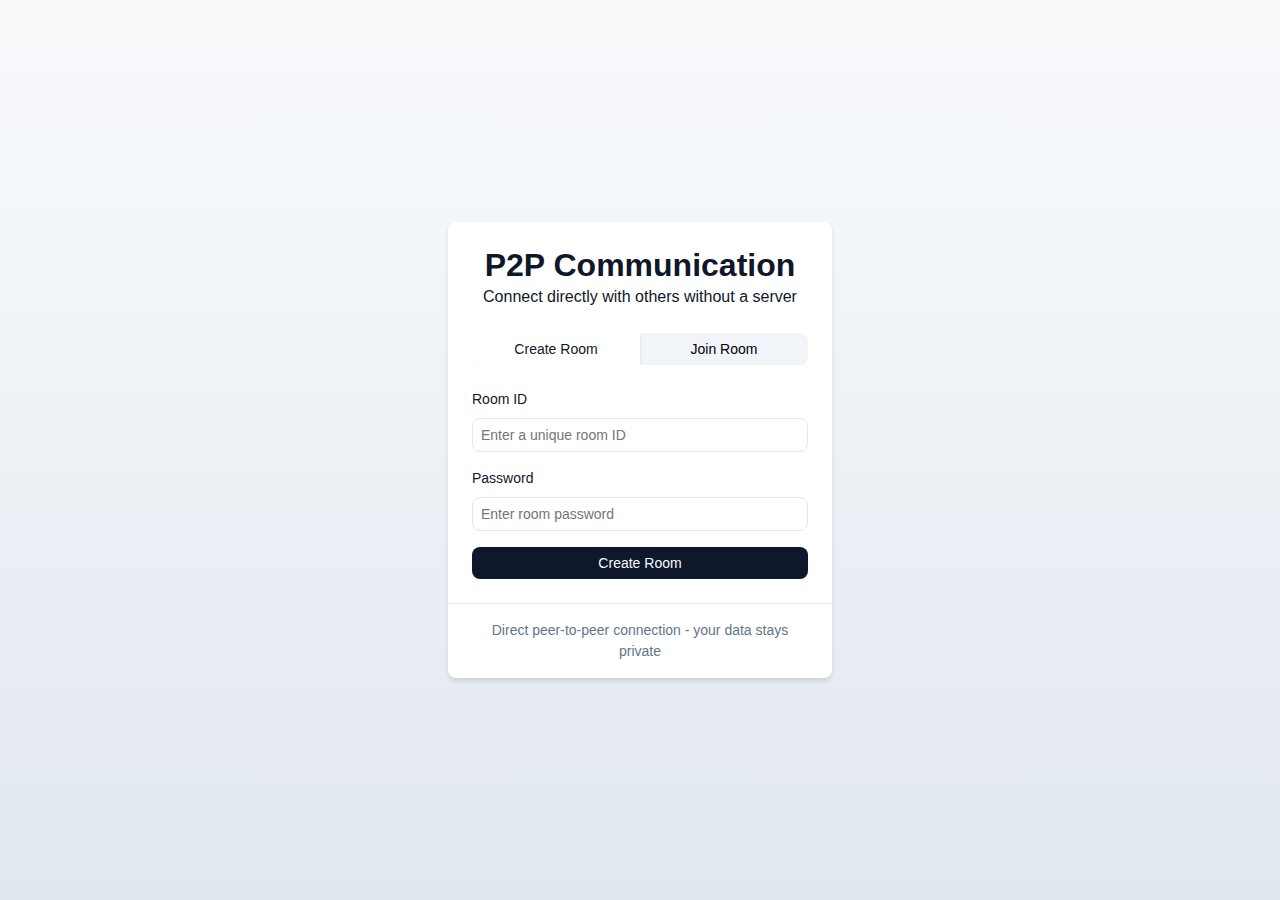
<file: index.html>
<!DOCTYPE html>
<html lang="en">
<head>
    <meta charset="UTF-8">
    <meta name="viewport" content="width=device-width, initial-scale=1.0">
    <title>P2P Communication</title>
    <link rel="stylesheet" href="styles.css">
    <link rel="stylesheet" href="https://cdnjs.cloudflare.com/ajax/libs/font-awesome/6.4.0/css/all.min.css">
</head>
<body>
    <main class="home-container">
        <div class="card">
            <div class="card-header">
                <h1>P2P Communication</h1>
                <p>Connect directly with others without a server</p>
            </div>
            <div class="card-content">
                <div class="tabs">
                    <div class="tab-header">
                        <button class="tab-button active" data-tab="create">Create Room</button>
                        <button class="tab-button" data-tab="join">Join Room</button>
                    </div>
                    <div class="tab-content">
                        <div class="tab-pane active" id="create-tab">
                            <div class="form-group">
                                <label for="create-room-id">Room ID</label>
                                <input type="text" id="create-room-id" placeholder="Enter a unique room ID">
                            </div>
                            <div class="form-group">
                                <label for="create-password">Password</label>
                                <input type="password" id="create-password" placeholder="Enter room password">
                            </div>
                            <button class="button primary-button" id="create-room-button">Create Room</button>
                        </div>
                        <div class="tab-pane" id="join-tab">
                            <div class="form-group">
                                <label for="join-room-id">Room ID</label>
                                <input type="text" id="join-room-id" placeholder="Enter room ID to join">
                            </div>
                            <div class="form-group">
                                <label for="join-password">Password</label>
                                <input type="password" id="join-password" placeholder="Enter room password">
                            </div>
                            <button class="button primary-button" id="join-room-button">Join Room</button>
                        </div>
                    </div>
                </div>
            </div>
            <div class="card-footer">
                <p>Direct peer-to-peer connection - your data stays private</p>
            </div>
        </div>
    </main>

    <div class="toast-container" id="toast-container"></div>

    <script src="main.js"></script>
</body>
</html>
</file>
<file: styles.css>
/* Base Styles */
:root {
    --background: #ffffff;
    --foreground: #0f172a;
    --card: #ffffff;
    --card-foreground: #0f172a;
    --primary: #0f172a;
    --primary-foreground: #f8fafc;
    --secondary: #f1f5f9;
    --secondary-foreground: #0f172a;
    --muted: #f1f5f9;
    --muted-foreground: #64748b;
    --accent: #f1f5f9;
    --accent-foreground: #0f172a;
    --destructive: #ef4444;
    --destructive-foreground: #f8fafc;
    --border: #e2e8f0;
    --input: #e2e8f0;
    --ring: #0f172a;
    --radius: 0.5rem;
}

* {
    margin: 0;
    padding: 0;
    box-sizing: border-box;
    font-family: -apple-system, BlinkMacSystemFont, 'Segoe UI', Roboto, Oxygen, Ubuntu, Cantarell, 'Open Sans', 'Helvetica Neue', sans-serif;
}

body {
    background-color: #f8fafc;
    color: var(--foreground);
    line-height: 1.5;
}

/* Typography */
h1, h2, h3, h4, h5, h6 {
    font-weight: 600;
    line-height: 1.2;
}

/* Layout */
.home-container {
    min-height: 100vh;
    display: flex;
    flex-direction: column;
    align-items: center;
    justify-content: center;
    padding: 1rem;
    background: linear-gradient(to bottom, #f8fafc, #e2e8f0);
}

.room-container {
    display: flex;
    flex-direction: column;
    height: calc(100vh - 64px);
}

@media (min-width: 768px) {
    .room-container {
        flex-direction: row;
    }
}

.main-content {
    flex: 1;
    padding: 1rem;
    display: flex;
    flex-direction: column;
}

.sidebar {
    width: 100%;
    padding: 1rem;
    border-top: 1px solid var(--border);
}

@media (min-width: 768px) {
    .sidebar {
        width: 25%;
        border-top: none;
        border-left: 1px solid var(--border);
    }
}

/* Card */
.card {
    background-color: var(--card);
    border-radius: var(--radius);
    box-shadow: 0 4px 6px -1px rgba(0, 0, 0, 0.1), 0 2px 4px -1px rgba(0, 0, 0, 0.06);
    width: 100%;
    max-width: 24rem;
    margin: 0 auto;
}

.card-header {
    padding: 1.5rem;
    text-align: center;
}

.card-content {
    padding: 0 1.5rem 1.5rem;
}

.card-footer {
    padding: 1rem 1.5rem;
    text-align: center;
    font-size: 0.875rem;
    color: var(--muted-foreground);
    border-top: 1px solid var(--border);
}

/* Form Elements */
.form-group {
    margin-bottom: 1rem;
}

label {
    display: block;
    font-size: 0.875rem;
    font-weight: 500;
    margin-bottom: 0.5rem;
}

input {
    width: 100%;
    padding: 0.5rem;
    border: 1px solid var(--input);
    border-radius: var(--radius);
    background-color: var(--background);
    color: var(--foreground);
    font-size: 0.875rem;
}

input:focus {
    outline: none;
    border-color: var(--ring);
    box-shadow: 0 0 0 2px rgba(15, 23, 42, 0.1);
}

.button {
    display: inline-flex;
    align-items: center;
    justify-content: center;
    border-radius: var(--radius);
    font-weight: 500;
    font-size: 0.875rem;
    padding: 0.5rem 1rem;
    cursor: pointer;
    transition: all 0.2s ease;
    border: none;
}

.primary-button {
    background-color: var(--primary);
    color: var(--primary-foreground);
}

.primary-button:hover {
    background-color: #1e293b;
}

.outline-button {
    background-color: transparent;
    border: 1px solid var(--border);
    color: var(--foreground);
}

.outline-button:hover {
    background-color: var(--secondary);
}

.destructive-button {
    background-color: var(--destructive);
    color: var(--destructive-foreground);
}

.destructive-button:hover {
    background-color: #dc2626;
}

.icon-button {
    padding: 0.5rem;
}

.hidden {
    display: none;
}

/* Tabs */
.tabs {
    width: 100%;
    display: flex;
    flex-direction: column;
    flex: 1;
}

.tab-header {
    display: grid;
    grid-template-columns: repeat(2, 1fr);
    margin-bottom: 1.5rem;
    border-radius: var(--radius);
    overflow: hidden;
    background-color: var(--secondary);
}

.tab-button {
    padding: 0.5rem 1rem;
    background-color: transparent;
    border: none;
    cursor: pointer;
    font-weight: 500;
    font-size: 0.875rem;
    transition: all 0.2s ease;
}

.tab-button.active {
    background-color: var(--background);
    color: var(--primary);
    box-shadow: 0 1px 3px rgba(0, 0, 0, 0.1);
}

.tab-content {
    flex: 1;
    display: flex;
    flex-direction: column;
}

.tab-pane {
    display: none;
    flex: 1;
    flex-direction: column;
}

.tab-pane.active {
    display: flex;
}

/* Room Header */
.room-header {
    display: flex;
    align-items: center;
    justify-content: space-between;
    padding: 1rem;
    background-color: var(--background);
    border-bottom: 1px solid var(--border);
}

.room-info {
    display: flex;
    align-items: center;
    gap: 0.5rem;
}

.badge {
    display: inline-flex;
    align-items: center;
    justify-content: center;
    border-radius: 9999px;
    padding: 0.25rem 0.5rem;
    font-size: 0.75rem;
    font-weight: 500;
    background-color: var(--primary);
    color: var(--primary-foreground);
}

.badge.outline {
    background-color: transparent;
    border: 1px solid var(--border);
    color: var(--foreground);
}

/* Chat */
.chat-container {
    display: flex;
    flex-direction: column;
    flex: 1;
}

.messages-container {
    flex: 1;
    border: 1px solid var(--border);
    border-radius: var(--radius);
    padding: 1rem;
    margin-bottom: 1rem;
    background-color: var(--background);
    overflow-y: auto;
    max-height: calc(100vh - 250px);
}

.message {
    margin-bottom: 1rem;
}

.message-system {
    text-align: center;
    font-size: 0.875rem;
    color: var(--muted-foreground);
    padding: 0.25rem 0;
}

.message-bubble {
    max-width: 80%;
    padding: 0.75rem;
    border-radius: var(--radius);
    position: relative;
}

.message-outgoing {
    display: flex;
    justify-content: flex-end;
}

.message-outgoing .message-bubble {
    background-color: var(--primary);
    color: var(--primary-foreground);
}

.message-incoming {
    display: flex;
    justify-content: flex-start;
}

.message-incoming .message-bubble {
    background-color: var(--muted);
    color: var(--foreground);
}

.message-header {
    display: flex;
    align-items: center;
    gap: 0.5rem;
    margin-bottom: 0.25rem;
}

.message-sender {
    font-weight: 500;
    font-size: 0.875rem;
}

.message-time {
    font-size: 0.75rem;
    opacity: 0.7;
}

.message-content {
    word-break: break-word;
}

.message-file-link {
    display: block;
    margin-top: 0.25rem;
    font-size: 0.875rem;
    text-decoration: underline;
    color: inherit;
}

.message-input-container {
    display: flex;
    gap: 0.5rem;
}

.file-upload-container {
    position: relative;
}

.file-preview {
    display: none;
    position: absolute;
    top: 100%;
    right: 0;
    margin-top: 0.5rem;
    background-color: var(--background);
    border: 1px solid var(--border);
    border-radius: var(--radius);
    padding: 0.5rem;
    box-shadow: 0 4px 6px -1px rgba(0, 0, 0, 0.1);
    width: 15rem;
    z-index: 10;
}

.file-preview.active {
    display: block;
}

.file-name {
    font-size: 0.875rem;
    white-space: nowrap;
    overflow: hidden;
    text-overflow: ellipsis;
}

.file-actions {
    display: flex;
    justify-content: space-between;
    margin-top: 0.5rem;
}

/* Video Call */
.video-grid {
    display: grid;
    grid-template-columns: 1fr;
    gap: 1rem;
    margin-bottom: 1rem;
    flex: 1;
}

@media (min-width: 768px) {
    .video-grid {
        grid-template-columns: repeat(2, 1fr);
    }
}

.video-container {
    position: relative;
    background-color: #000;
    border-radius: var(--radius);
    overflow: hidden;
    height: 12rem;
}

@media (min-width: 768px) {
    .video-container {
        height: auto;
        aspect-ratio: 16/9;
    }
}

video {
    width: 100%;
    height: 100%;
    object-fit: cover;
}

.video-overlay {
    position: absolute;
    bottom: 0.5rem;
    left: 0.5rem;
    background-color: rgba(0, 0, 0, 0.5);
    color: white;
    padding: 0.25rem 0.5rem;
    border-radius: 0.25rem;
    font-size: 0.75rem;
}

.avatar-placeholder {
    position: absolute;
    top: 0;
    left: 0;
    width: 100%;
    height: 100%;
    display: flex;
    align-items: center;
    justify-content: center;
    background-color: #1e293b;
}

.avatar-placeholder span {
    width: 5rem;
    height: 5rem;
    border-radius: 50%;
    background-color: #475569;
    display: flex;
    align-items: center;
    justify-content: center;
    font-size: 2rem;
    color: white;
}

.remote-videos-container {
    display: flex;
    flex-direction: column;
    gap: 1rem;
}

.no-participants-message {
    width: 100%;
    height: 100%;
    display: flex;
    align-items: center;
    justify-content: center;
    background-color: var(--secondary);
    border-radius: var(--radius);
    border: 1px dashed var(--border);
    color: var(--muted-foreground);
}

.call-controls {
    display: flex;
    justify-content: center;
    gap: 0.5rem;
    padding: 1rem;
    background-color: var(--background);
    border-radius: var(--radius);
    border: 1px solid var(--border);
}

/* Participants */
.participants-list {
    max-height: calc(100vh - 300px);
    overflow-y: auto;
}

.participant-item {
    display: flex;
    align-items: center;
    justify-content: space-between;
    padding: 0.5rem 0;
}

.participant-info {
    display: flex;
    align-items: center;
    gap: 0.5rem;
}

.participant-avatar {
    width: 2rem;
    height: 2rem;
    border-radius: 50%;
    background-color: var(--secondary);
    display: flex;
    align-items: center;
    justify-content: center;
    font-weight: 500;
}

.participant-name {
    font-size: 0.875rem;
    font-weight: 500;
}

/* Toast */
.toast-container {
    position: fixed;
    bottom: 1rem;
    right: 1rem;
    display: flex;
    flex-direction: column;
    gap: 0.5rem;
    z-index: 50;
}

.toast {
    padding: 1rem;
    border-radius: var(--radius);
    background-color: var(--background);
    border: 1px solid var(--border);
    box-shadow: 0 4px 6px -1px rgba(0, 0, 0, 0.1);
    display: flex;
    align-items: flex-start;
    gap: 0.5rem;
    max-width: 24rem;
    animation: slideIn 0.3s ease;
}

.toast-error {
    border-left: 4px solid var(--destructive);
}

.toast-success {
    border-left: 4px solid #10b981;
}

.toast-content {
    flex: 1;
}

.toast-title {
    font-weight: 500;
    margin-bottom: 0.25rem;
}

.toast-description {
    font-size: 0.875rem;
    color: var(--muted-foreground);
}

.toast-close {
    background: none;
    border: none;
    cursor: pointer;
    color: var(--muted-foreground);
}

@keyframes slideIn {
    from {
        transform: translateX(100%);
        opacity: 0;
    }
    to {
        transform: translateX(0);
        opacity: 1;
    }
}

@keyframes slideOut {
    from {
        transform: translateX(0);
        opacity: 1;
    }
    to {
        transform: translateX(100%);
        opacity: 0;
    }
}

.slide-out {
    animation: slideOut 0.3s ease forwards;
  }
</file>
